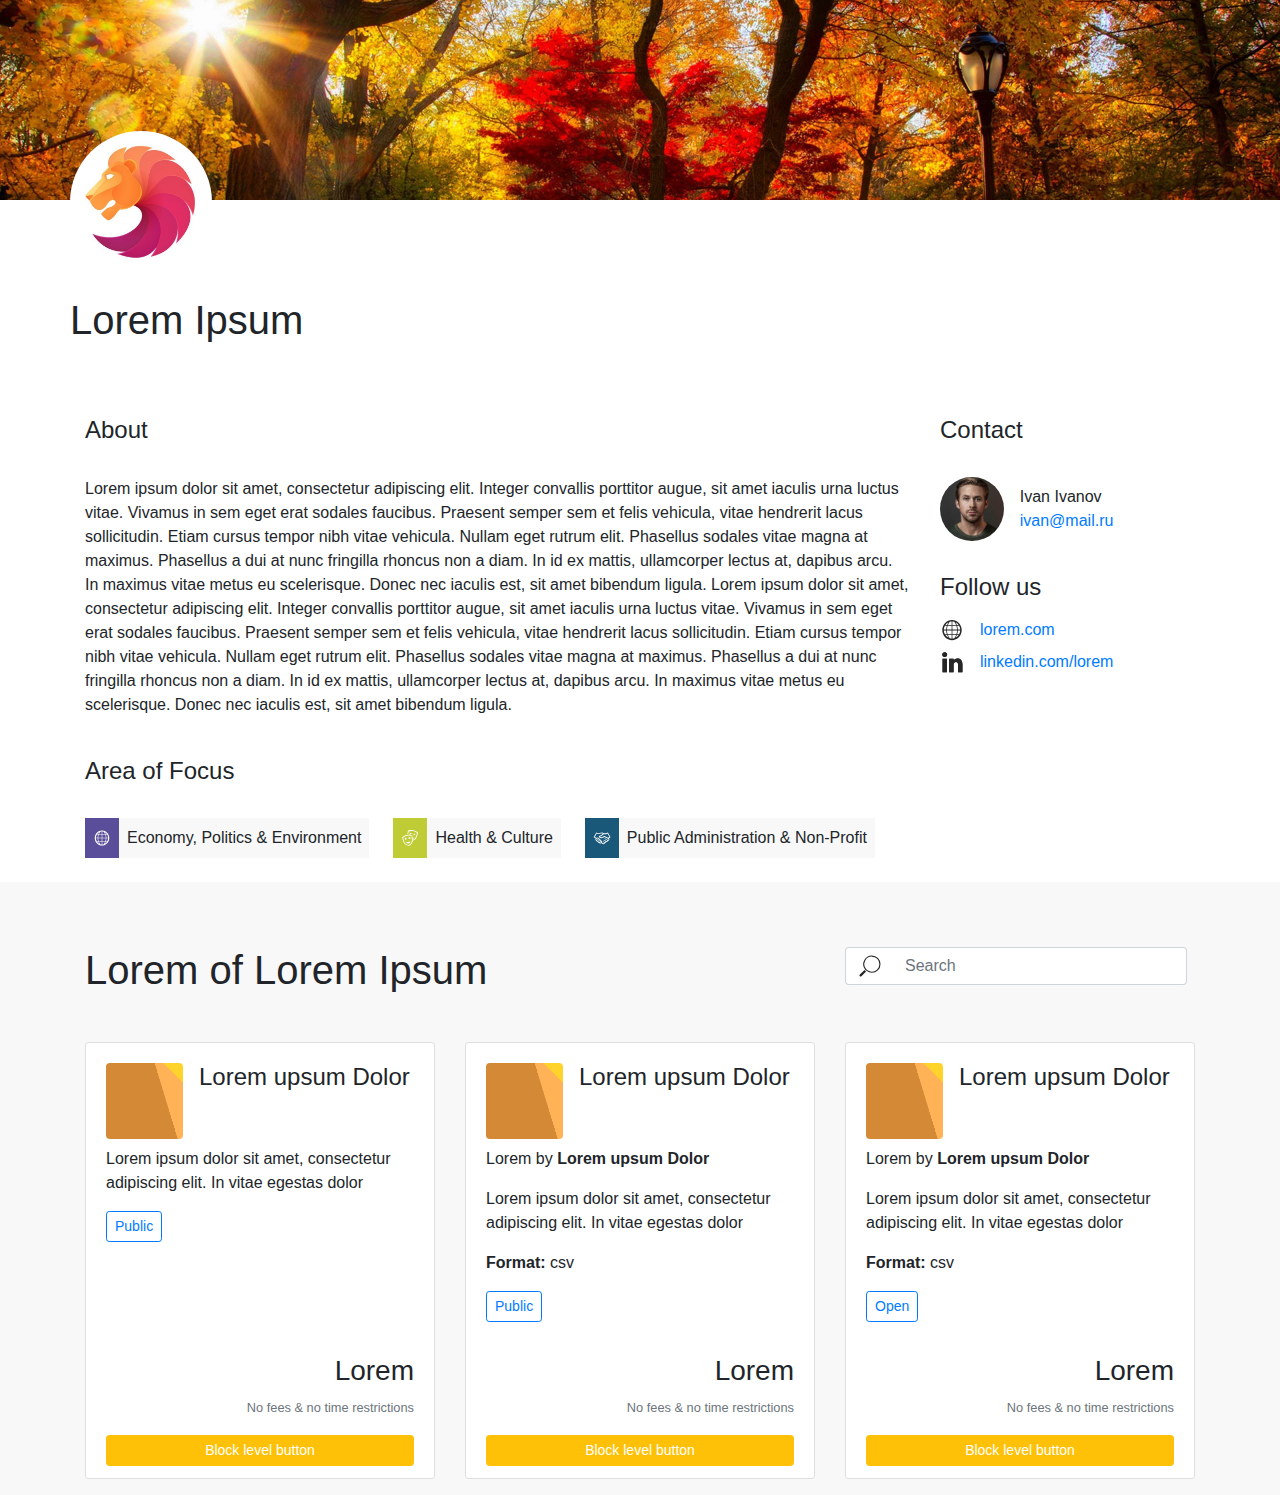
<file: 1. page-from-jpeg/index.html>
<!DOCTYPE html>
<html lang="en" class="h-100">
<head>
<title>Template</title>
<meta charset="utf-8">
<meta name="viewport" content="width=device-width, initial-scale=1">

<link href="style.css" rel="stylesheet">
<link rel="stylesheet" href="https://maxcdn.bootstrapcdn.com/bootstrap/4.2.1/css/bootstrap.min.css">
<script src="https://ajax.googleapis.com/ajax/libs/jquery/3.3.1/jquery.min.js"></script>
<script src="https://cdnjs.cloudflare.com/ajax/libs/popper.js/1.14.6/umd/popper.min.js"></script>
<script src="https://maxcdn.bootstrapcdn.com/bootstrap/4.2.1/js/bootstrap.min.js"></script>

</head>
<body class="d-flex flex-column h-100">

<div class="container-fluid flex-shrink-0">
  <div class="row header">
  </div>
  <div class="container">
    <div class="row pt-4 pb-4" style="position: relative;">
      <img src="img/logo.jpg" class="rounded-circle" style="position: absolute;bottom: -25px;width: 142px;height: 142px;">
    </div>
    <div class="row">
      <h1 class="pb-4 pt-4 mb-4 mt-4">Lorem Ipsum</h1>
    </div>
    <div class="row">
      <div class="col-lg-9">
        <div class="row">
          <div class="col-lg-12">
            <h4 class="pb-4 pt-4">About</h4>
            <p>
              Lorem ipsum dolor sit amet, consectetur adipiscing elit. Integer convallis porttitor augue, sit amet iaculis urna luctus vitae. Vivamus in sem eget erat sodales faucibus. Praesent semper sem et felis vehicula, vitae hendrerit lacus sollicitudin. Etiam cursus tempor nibh vitae vehicula. Nullam eget rutrum elit. Phasellus sodales vitae magna at maximus. Phasellus a dui at nunc fringilla rhoncus non a diam. In id ex mattis, ullamcorper lectus at, dapibus arcu. In maximus vitae metus eu scelerisque. Donec nec iaculis est, sit amet bibendum ligula.
    					Lorem ipsum dolor sit amet, consectetur adipiscing elit. Integer convallis porttitor augue, sit amet iaculis urna luctus vitae. Vivamus in sem eget erat sodales faucibus. Praesent semper sem et felis vehicula, vitae hendrerit lacus sollicitudin. Etiam cursus tempor nibh vitae vehicula. Nullam eget rutrum elit. Phasellus sodales vitae magna at maximus. Phasellus a dui at nunc fringilla rhoncus non a diam. In id ex mattis, ullamcorper lectus at, dapibus arcu. In maximus vitae metus eu scelerisque. Donec nec iaculis est, sit amet bibendum ligula.
            </p>
          </div>
        </div>
        <div class="row">
          <div class="col-lg-12">
            <h4 class="pb-4 pt-4">Area of Focus</h4>

            <div class="d-flex pb-4 pr-4 float-left">
              <div class="bg-violet p-2 d-flex align-items-center">
                <object class="area-img" type="image/svg+xml" data="img/web.svg"></object>
              </div>
              <div class="bg-grey p-2 d-flex align-items-center">
                Economy, Politics & Environment
              </div>
            </div>

            <div class="d-flex pb-4 pr-4 float-left">
              <div class="bg-green p-2 d-flex align-items-center">
                <object class="area-img" type="image/svg+xml" data="img/culture.svg"></object>
              </div>
              <div class="bg-grey p-2 d-flex align-items-center">
                Health & Culture
              </div>
            </div>

            <div class="d-flex pb-4 pr-4 float-left">
              <div class="bg-dblue p-2 d-flex align-items-center">
                <object class="area-img" type="image/svg+xml" data="img/handshake.svg"></object>
              </div>
              <div class="bg-grey p-2 d-flex align-items-center">
                Public Administration & Non-Profit
              </div>
            </div>

          </div>
        </div>
      </div>
      <div class="col-lg-3">
        <div class="row">
          <div class="col-lg-12">
            <h4 class="pb-4 pt-4">Contact</h4>

            <div class="media pb-2 d-flex align-items-center">
              <img src="img/gosling.jpg" class="rounded-circle w-25 mr-3">
              <div class="media-body">
                Ivan Ivanov
                <a href="#">ivan@mail.ru</a>
              </div>
            </div>

          </div>
        </div>
        <div class="row">
          <div class="col-lg-12">
            <h4 class="pb-2 pt-4">Follow us</h4>

            <div class="media pb-2 d-flex align-items-center">
              <img src="img/web.svg" class="mr-3 follow-img">
              <div class="media-body">
                <a href="#">lorem.com</a>
              </div>
            </div>


            <div class="media pb-2 d-flex align-items-center">
              <img src="img/in.svg" class="mr-3 follow-img">
              <div class="media-body">
                <a href="#">linkedin.com/lorem</a>
              </div>
            </div>


          </div>
        </div>
      </div>
    </div>
  </div>

</div>
<footer class="footer mt-auto py-3 bg-grey">
  <div class="container">

    <div class="row">
      <div class="col-lg-8">
        <h1 class="pb-4 pt-4 mb-4 mt-4">Lorem of Lorem Ipsum</h1>
      </div>
      <div class="col-lg-4 d-flex align-items-center">
        <div class="input-group mb-2 mr-sm-2">
          <div class="input-group-prepend">
            <div class="input-group-text bg-white border-right-0"><img src="img/search.svg" class="follow-img"></div>
          </div>
          <input type="text" class="form-control border-left-0" id="inlineFormInputGroupUsername2" placeholder="Search">
      </div>
      </div>
    </div>

    <div class="card-deck">

      <div class="card">
        <div class="card-body">

          <div class="media pb-2">
            <img src="img/item-logo.png" class="rounded w-25 mr-3">
            <div class="media-body">
              <h4 class="mt-0">Lorem upsum Dolor</h4>
            </div>
          </div>

          <div class="row">
            <div class="col-lg-12">
              <p class="d-none d-sm-block">
                Lorem ipsum dolor sit amet, consectetur adipiscing elit. In vitae egestas dolor
              </p>
              <button type="button" class="btn btn-outline-primary btn-sm d-none d-sm-block">Public</button>
            </div>
          </div>

        </div>

        <div class="card-footer bg-white text-right">
          <button type="button" class="btn btn-outline-primary btn-sm d-block d-sm-none float-left">Public</button>
          <h3>Lorem</h3>
          <p class="card-text d-none d-sm-block"><small class="text-muted">No fees & no time restrictions</small></p>
          <button type="button" class="btn btn-warning btn-sm btn-block text-white d-none d-sm-block">Block level button</button>
        </div>
      </div>

      <div class="card">
        <div class="card-body">

          <div class="media pb-2">
            <img src="img/item-logo.png" class="rounded w-25 mr-3">
            <div class="media-body">
              <h4 class="mt-0">Lorem upsum Dolor</h4>
            </div>
          </div>

          <div class="row">
            <div class="col-lg-12">
              <p>
                Lorem by <span class="font-weight-bold">Lorem upsum Dolor</span>
              </p>
              <p class="d-none d-sm-block">
                Lorem ipsum dolor sit amet, consectetur adipiscing elit. In vitae egestas dolor
              </p>
              <p class="d-none d-sm-block">
                <span class="font-weight-bold">Format:</span> csv
              </p>
              <button type="button" class="btn btn-outline-primary btn-sm d-none d-sm-block">Public</button>
            </div>
          </div>

        </div>

        <div class="card-footer bg-white text-right">
          <button type="button" class="btn btn-outline-primary btn-sm d-block d-sm-none float-left">Public</button>
          <h3>Lorem</h3>
          <p class="card-text d-none d-sm-block"><small class="text-muted">No fees & no time restrictions</small></p>
          <button type="button" class="btn btn-warning btn-sm btn-block text-white d-none d-sm-block">Block level button</button>
        </div>
      </div>

      <div class="card">
        <div class="card-body">

          <div class="media pb-2">
            <img src="img/item-logo.png" class="rounded w-25 mr-3">
            <div class="media-body">
              <h4 class="mt-0">Lorem upsum Dolor</h4>
            </div>
          </div>

          <div class="row">
            <div class="col-lg-12">
              <p>
                Lorem by <span class="font-weight-bold">Lorem upsum Dolor</span>
              </p>
              <p class="d-none d-sm-block">
                Lorem ipsum dolor sit amet, consectetur adipiscing elit. In vitae egestas dolor
              </p>
              <p class="d-none d-sm-block">
                <span class="font-weight-bold">Format:</span> csv
              </p>
              <button type="button" class="btn btn-outline-primary btn-sm d-none d-sm-block">Open</button>
            </div>
          </div>

        </div>

        <div class="card-footer bg-white text-right">
          <button type="button" class="btn btn-outline-primary btn-sm d-block d-sm-none float-left">Open</button>
          <h3>Lorem</h3>
          <p class="card-text d-none d-sm-block"><small class="text-muted">No fees & no time restrictions</small></p>
          <button type="button" class="btn btn-warning btn-sm btn-block text-white d-none d-sm-block">Block level button</button>
        </div>
      </div>

    </div>
  </div>
</footer>
</body>
</html>
</file>
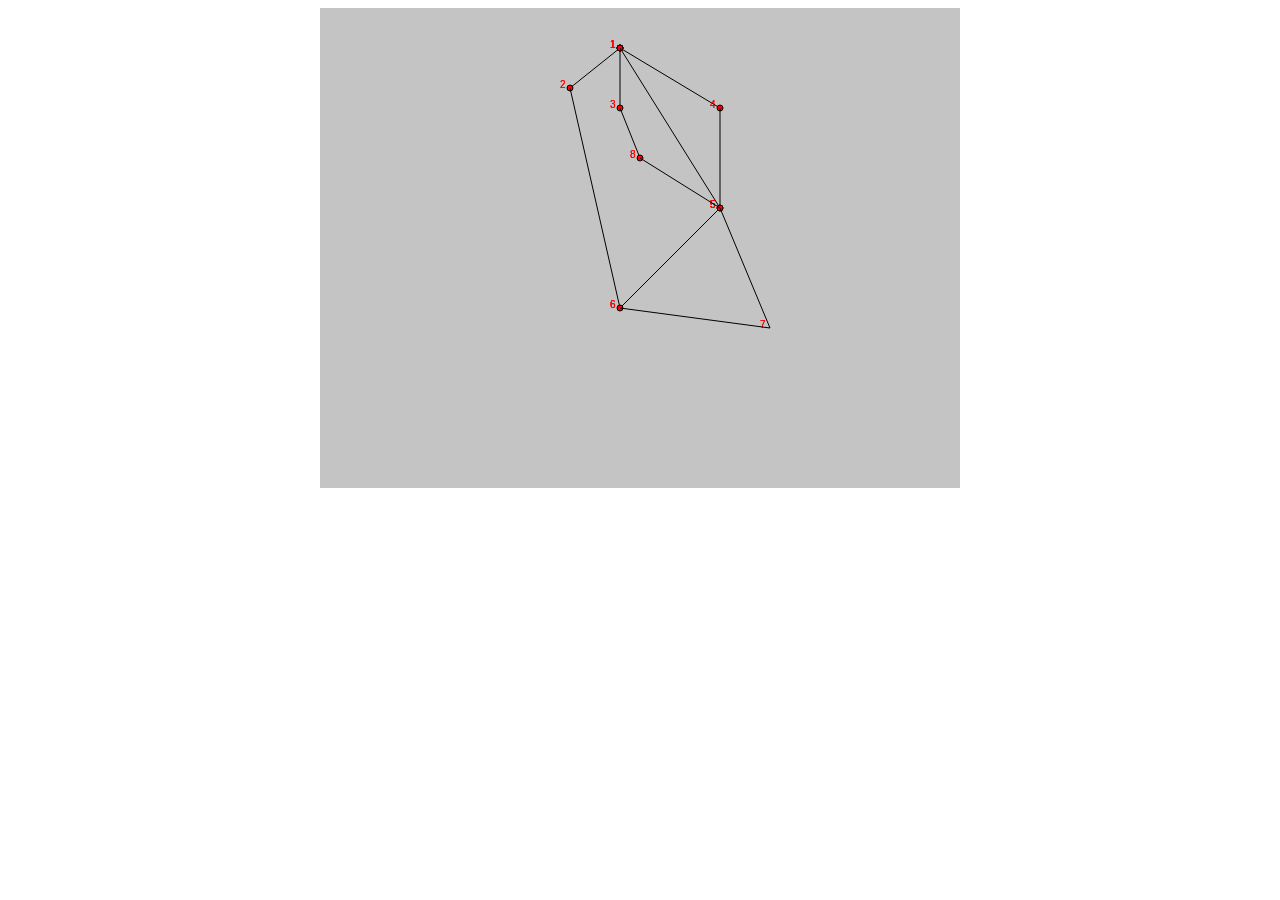
<file: 3. algorithm/index.html>
<!DOCTYPE HTML>
<html lang="en">
<head>
    <meta charset="utf-8">
    <title>Nodes</title>
    <style>
        #canvas {
            display:block;
            margin:auto;
            width:640px;
            height:480px;
            background-color:#C4C4C4;
        }
    </style>
	<script src="graph.js"></script>
</head>
<body>
    <canvas id="canvas"></canvas>
    <script>
        let canvas = document.getElementById('canvas'),
        context = canvas.getContext('2d');
        canvas.width = 640;
        canvas.height = 480;

        let inputNodes = [
                    {id : 1, x : 300, y : 40, text : '1', childs : [2, 3, 4, 5]},
                    {id : 2, x : 250, y : 80, text : '2', childs : [6]},
                    {id : 3, x : 300, y : 100, text : '3', childs: [8]},
                    {id : 4, x : 400, y : 100, text : '4', childs: [5]},
                    {id : 5, x : 400, y : 200, text : '5', childs : [6,7]},
                    {id : 6, x : 300, y : 300, text : '6', childs: [7]},
                    {id : 7, x : 450, y : 320, text : '7'},
                    {id: 8, x: 320, y: 150, text: '8', childs: [5]},
        ];

        let graph = new Graph(inputNodes);
        graph.draw(context);
    </script>
</body>
</html>
</file>
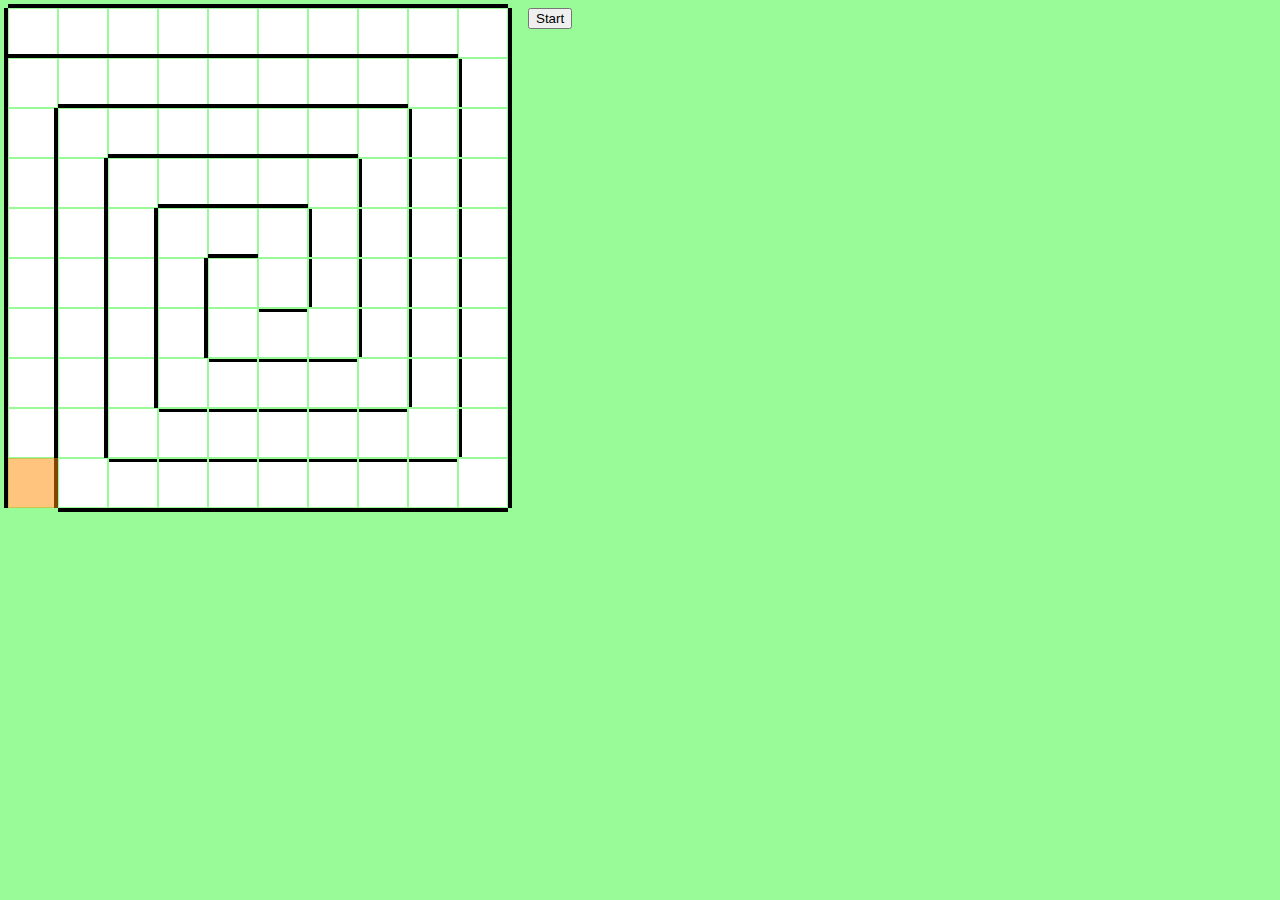
<file: 2. Maze/maze.html>
<!DOCTYPE html>
<html lang="en">
<head>
    <meta charset="UTF-8">
    <title>Go through the MAZE</title>
    <style>
        body {
            background-color: palegreen;
            display: flex;
            flex-flow: row nowrap;
        }

        .controls {
            display: flex;
            flex-direction: column;
            margin-left: 20px;
        }

        .result {
            display: inline-block;
            color: red;
            text-transform: uppercase;
            vertical-align: middle;
        }

        .result--success {
            color: green;
        }

        .start {
            display: inline-block;
            margin-bottom: 20px;
        }

        .field {
            position: relative;
            display: flex;
            flex-wrap: wrap;
            justify-content: flex-start;
            background-color: white;
            width: 500px;
            height: 500px;
            float: left;
        }

        .field__cell {
            flex-basis: 50px;
            height: 50px;
            box-shadow: inset 0 0 0 1px palegreen;
        }

        .field__cell--up {
            box-shadow: 0 -4px 0 0 black, inset 0 0 0 1px palegreen;
        }

        .field__cell--up-right {
            box-shadow: 0 -4px 0 0 black, 4px 0 0 0 black, inset 0 0 0 1px palegreen;
        }

        .field__cell--up-left {
            box-shadow: 0 -4px 0 0 black, -4px 0 0 black, inset 0 0 0 1px palegreen;
        }

        .field__cell--right {
            box-shadow: 4px 0 0 0 black, inset 0 0 0 1px palegreen;
        }

        .field__cell--down {
            box-shadow: 0 4px 0 0 black, inset 0 0 0 1px palegreen;
        }

        .field__cell--down-right {
            box-shadow: 0 4px 0 0 black, 4px 0 0 0 black, inset 0 0 0 1px palegreen;
        }

        .field__cell--down-left {
            box-shadow: 0 4px 0 0 black, -4px 0 0 black, inset 0 0 0 1px palegreen;
        }

        .field__cell--left {
            box-shadow: -4px 0 0 black, inset 0 0 0 1px palegreen;
        }

        .field__cell--target:after {
            content: "";
            display: block;
            height: 100%;
            width: 100%;
            background-color: darkorange;
            opacity: 0.5;
        }

        .piece {
            position: absolute;
            z-index: 1;
            width: 50px;
            height: 50px;
        }

        .piece:before, .piece:after {
            content: "";
            display: block;
            position: absolute;
            top: 50%;
            left: 50%;
            margin-left: -15px;
        }

        .piece:after {
            background-color: darkorange;
            border-radius: 7px;
            z-index: 1;
            width: 30px;
            height: 30px;
            box-shadow: 0 0 0 3px darkorange;
            margin-top: -15px;
        }

        .piece:before {
            background-color: transparent;
            z-index: 2;
            border: solid 15px transparent;
            width: 0;
            height: 0;
            border-bottom: solid 15px white;
            margin-top: -25px;
        }

    </style>
</head>
<body>
<div class="field">
    <div class="piece" style="top: 0; left: 0; display: none;"></div>
    <div class="field__cell field__cell--up-left"></div>
    <div class="field__cell field__cell--up"></div>
    <div class="field__cell field__cell--up"></div>
    <div class="field__cell field__cell--up"></div>
    <div class="field__cell field__cell--up"></div>
    <div class="field__cell field__cell--up"></div>
    <div class="field__cell field__cell--up"></div>
    <div class="field__cell field__cell--up"></div>
    <div class="field__cell field__cell--up"></div>
    <div class="field__cell field__cell--up-right"></div>

    <div class="field__cell field__cell--up-left"></div>
    <div class="field__cell field__cell--up"></div>
    <div class="field__cell field__cell--up"></div>
    <div class="field__cell field__cell--up"></div>
    <div class="field__cell field__cell--up"></div>
    <div class="field__cell field__cell--up"></div>
    <div class="field__cell field__cell--up"></div>
    <div class="field__cell field__cell--up"></div>
    <div class="field__cell field__cell--up-right"></div>
    <div class="field__cell field__cell--right"></div>

    <div class="field__cell field__cell--left"></div>
    <div class="field__cell field__cell--up-left"></div>
    <div class="field__cell field__cell--up"></div>
    <div class="field__cell field__cell--up"></div>
    <div class="field__cell field__cell--up"></div>
    <div class="field__cell field__cell--up"></div>
    <div class="field__cell field__cell--up"></div>
    <div class="field__cell field__cell--up-right"></div>
    <div class="field__cell field__cell--right"></div>
    <div class="field__cell field__cell--right"></div>

    <div class="field__cell field__cell--left"></div>
    <div class="field__cell field__cell--left"></div>
    <div class="field__cell field__cell--up-left"></div>
    <div class="field__cell field__cell--up"></div>
    <div class="field__cell field__cell--up"></div>
    <div class="field__cell field__cell--up"></div>
    <div class="field__cell field__cell--up-right"></div>
    <div class="field__cell field__cell--right"></div>
    <div class="field__cell field__cell--right"></div>
    <div class="field__cell field__cell--right"></div>

    <div class="field__cell field__cell--left"></div>
    <div class="field__cell field__cell--left"></div>
    <div class="field__cell field__cell--left"></div>
    <div class="field__cell field__cell--up-left"></div>
    <div class="field__cell field__cell--up"></div>
    <div class="field__cell field__cell--up-right"></div>
    <div class="field__cell field__cell--right"></div>
    <div class="field__cell field__cell--right"></div>
    <div class="field__cell field__cell--right"></div>
    <div class="field__cell field__cell--right"></div>

    <div class="field__cell field__cell--left"></div>
    <div class="field__cell field__cell--left"></div>
    <div class="field__cell field__cell--left"></div>
    <div class="field__cell field__cell--left"></div>
    <div class="field__cell field__cell--up-left"></div>
    <div class="field__cell field__cell--down-right"></div>
    <div class="field__cell field__cell--right"></div>
    <div class="field__cell field__cell--right"></div>
    <div class="field__cell field__cell--right"></div>
    <div class="field__cell field__cell--right"></div>

    <div class="field__cell field__cell--left"></div>
    <div class="field__cell field__cell--left"></div>
    <div class="field__cell field__cell--left"></div>
    <div class="field__cell field__cell--left"></div>
    <div class="field__cell field__cell--down-left"></div>
    <div class="field__cell field__cell--down"></div>
    <div class="field__cell field__cell--down-right"></div>
    <div class="field__cell field__cell--right"></div>
    <div class="field__cell field__cell--right"></div>
    <div class="field__cell field__cell--right"></div>

    <div class="field__cell field__cell--left"></div>
    <div class="field__cell field__cell--left"></div>
    <div class="field__cell field__cell--left"></div>
    <div class="field__cell field__cell--down-left"></div>
    <div class="field__cell field__cell--down"></div>
    <div class="field__cell field__cell--down"></div>
    <div class="field__cell field__cell--down"></div>
    <div class="field__cell field__cell--down-right"></div>
    <div class="field__cell field__cell--right"></div>
    <div class="field__cell field__cell--right"></div>

    <div class="field__cell field__cell--left"></div>
    <div class="field__cell field__cell--left"></div>
    <div class="field__cell field__cell--down-left"></div>
    <div class="field__cell field__cell--down"></div>
    <div class="field__cell field__cell--down"></div>
    <div class="field__cell field__cell--down"></div>
    <div class="field__cell field__cell--down"></div>
    <div class="field__cell field__cell--down"></div>
    <div class="field__cell field__cell--down-right"></div>
    <div class="field__cell field__cell--right"></div>

    <div class="field__cell field__cell--left field__cell--target"></div>
    <div class="field__cell field__cell--down-left"></div>
    <div class="field__cell field__cell--down"></div>
    <div class="field__cell field__cell--down"></div>
    <div class="field__cell field__cell--down"></div>
    <div class="field__cell field__cell--down"></div>
    <div class="field__cell field__cell--down"></div>
    <div class="field__cell field__cell--down"></div>
    <div class="field__cell field__cell--down"></div>
    <div class="field__cell field__cell--down-right"></div>
</div>

<div class="controls">
    <div>
        <button class="start">Start</button>
    </div>
    <div class="result"></div>
</div>

<script>
    const successResult = 'success!';
    const failResult = 'fail!';
    const successModifier = 'result--success';
    const start = document.querySelector('.start');
    const result = document.querySelector('.result');
    const fieldElement = document.querySelector('.field');
    const cellsElements = document.querySelectorAll('.field__cell');
    const pieceElement = document.querySelector('.piece');
    const directionNames = ['up', 'right', 'down', 'left'];
    let stepper;

    class Field {
        constructor() {
            this.field = fieldElement;
            this.cells = cellsElements;
            this.opposites = {
                'up': 'down',
                'down': 'up',
                'left': 'right',
                'right': 'left'
            }
        }

        onTheSameRow(current, next) {
            return (current - current % 10) / 10 === (next - next % 10) / 10
        }

        findNextCell(currentIndex, direction) {
            let nextIndex = currentIndex;

            switch (direction) {
                case 'up':
                    nextIndex = currentIndex - 10;
                    if (nextIndex < 0) {
                        nextIndex = -1;
                    }
                    break;

                case 'right':
                    nextIndex = currentIndex + 1;
                    if (!this.onTheSameRow(currentIndex, nextIndex)) {
                        nextIndex = -1;
                    }
                    break;

                case 'down':
                    nextIndex = currentIndex + 10;
                    if (nextIndex > 100) {
                        nextIndex = -1;
                    }
                    break;

                case 'left':
                    nextIndex = currentIndex - 1;
                    if (!this.onTheSameRow(currentIndex, nextIndex)) {
                        nextIndex = -1;
                    }
                    break;

                default:
                    nextIndex = -1;
                    break;
            }

            return this.cells[nextIndex];
        }

        isTheWallThere(position, direction) {
            let cellIndex = position.top * 10 + position.left;
            let cell = this.cells[cellIndex];
            let nextCell = this.findNextCell(cellIndex, direction);

            return (
                (cell.classList.toString().indexOf(direction) !== -1) ||
                (typeof nextCell === 'undefined') ||
                (nextCell.classList.toString().indexOf(this.opposites[direction]) !== -1)
            );
        }
    }

    function createPiece () {

        let field = new Field();

        let rotatePiece = direction => {
            let dir = direction;
            moves.unshift(function () {
                pieceElement.style.transform = 'rotate(' + dir * 90 + 'deg)';
            })
        };

        let movePiece = position => {
            let top = (position.top) * 50;
            let left = (position.left) * 50;

            moves.unshift(function () {
                pieceElement.style.top = top + 'px';
                pieceElement.style.left = left + 'px';
            })
        };

        let isPieceOut = () => {
            return pieceElement.style.top === '450px' && pieceElement.style.left === '0px';
        };

        let direction = Math.floor(Math.random() * directionNames.length);
        let stepsCount = 0;
        let turnsCount = 0;
        let moves = [];
        let position = {
            left: Math.floor(Math.random() * 10),
            top: Math.floor(Math.random() * 10)
        };

        let piecePublicApi = {
        	turnBack() {
        		this.turnLeft();
        		this.turnLeft;
        		this.goForward;
	        },
        	amIFree() {
        		if(isPieceOut()) {
			        result.textContent = successResult;
			        result.classList.add(successModifier);
			        return true;
		        };

        		return false;
	       },
            isThereWay() {
                const isTheWallThere = field.isTheWallThere(position, directionNames[direction]);
                return !isTheWallThere
            },

            turnLeft() {
                turnsCount += 1;
                direction -= 1;
                direction = direction < 0 ? 3 : direction;
                rotatePiece(direction);
            },

            turnRight() {
                turnsCount += 1;
                direction += 1;
                direction = direction > 3 ? 0 : direction;
                rotatePiece(direction);
            },

            goForward() {
                stepsCount += 1;
                if (!this.isThereWay()) {
                    return false;
                }

                switch (direction) {
                    case 0:
                        position.top -= 1;
                        break;
                    case 1:
                        position.left += 1;
                        break;
                    case 2:
                        position.top += 1;
                        break;
                    case 3:
                        position.left -= 1;
                        break;
                    default:
                        return false
                }

                movePiece(position);
            }
        };

        stepper = setInterval(() => {

            if (isPieceOut()) {
                piecePublicApi.amIFree();
                return;
            }

            let nextMove = moves.pop();

            if (typeof nextMove === 'function') {
                nextMove();
            } else {
                let success = isPieceOut();

                if (success) {
                    result.textContent = successResult;
                    result.classList.add(successModifier);
                } else {
                    result.textContent = failResult;
                    result.classList.remove(successModifier);
                }

                clearInterval(stepper);
                console.log({stepsCount, turnsCount});
            }
        }, 200);

        pieceElement.style.top = position.top * 50 + 'px';
        pieceElement.style.left = position.left * 50 + 'px';
        pieceElement.style.transform = 'rotate(' + direction * 90 + 'deg)';
        pieceElement.style.display = 'block';

        return piecePublicApi;
    }

    function resetField() {
        clearInterval(stepper);
        result.textContent = '';
        result.classList.remove(successModifier);
    }

    function escapePlan() {
	    const piece = createPiece();
	    startGame = setInterval(() => {
	    	if (piece.amIFree()) {
	    		clearInterval(startGame);
		    }

		    if (piece.isThereWay()) {
			    piece.goForward();
			    return ;
		    }

		    piece.turnRight();
		    if (piece.isThereWay()) {
			    piece.goForward();
		    } else {
			    piece.turnLeft();
			    piece.turnLeft();
		    }
	    }, 100);
    }

    function main() {
        resetField();
        escapePlan();
    }

    start.addEventListener('click', main);

</script>
</body>
</html>
</file>
<file: 1. page-from-jpeg/style.css>
body {
	margin: 0;
	padding: 0;
	height: 100%;
	width: 100%;
	background-color: #ffffff;
	font-family: Arial;
	color: #383838;
}

.header {
	background: url("img/background-image.jpg") no-repeat center center;
	height: 200px;
	background-size: cover;
	background-position: center 40%;
}

.card-footer {
	border-top: none !important;
}

.follow-img {
	width: 24px;
	height: 24px;
}

.area-img {
	width: 18px;
	height: 18px;
}

.bg-grey {
	background-color: #F8F8F8;
}

.bg-violet {
	background-color: #5A4D99;
}

.bg-green {
	background-color: #BFCC36;
}

.bg-dblue {
	background-color: #1A587A;
}

.path{
	fill: #ffffff;
}

.rectangle{
	fill: transparent;
}
</file>
